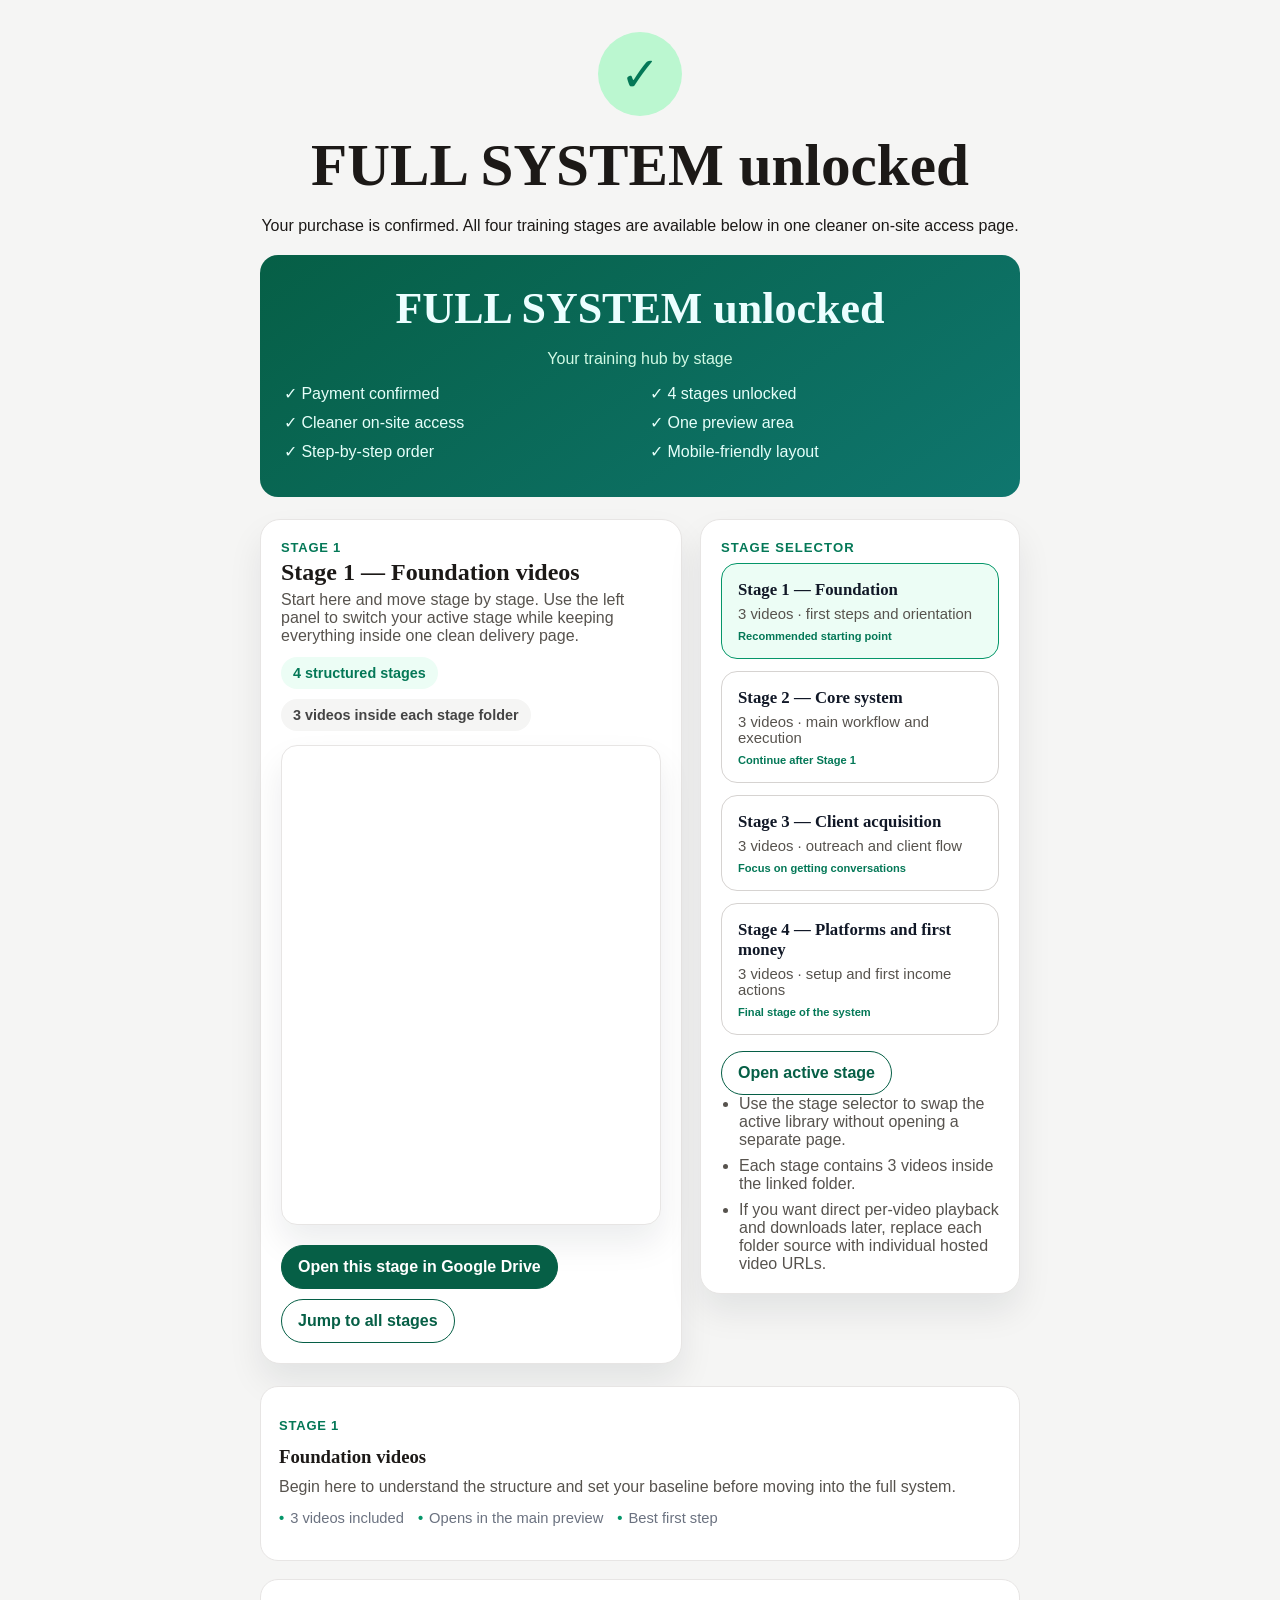
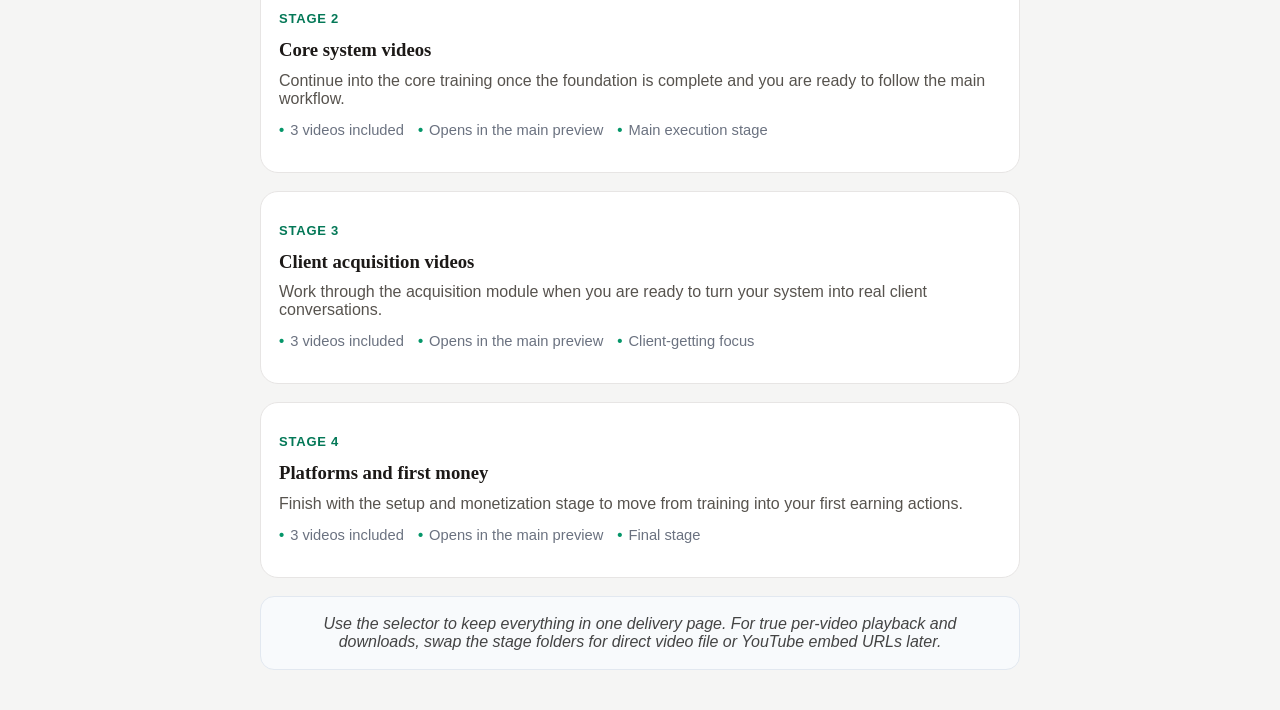
<file: docs/thank-you-basic/index.html>
<!doctype html>
<html lang="en">
  <head>
    <meta charset="UTF-8" />
    <meta name="viewport" content="width=device-width, initial-scale=1.0" />
    <title>FULL SYSTEM unlocked</title>
    <link rel="stylesheet" href="../style.css" />
  </head>
  <body>
    <section class="thankyou-screen delivery-page force-visible">
      <div class="thankyou-shell">
        <div class="thankyou-header">
          <div class="checkmark">✓</div>
          <h1>FULL SYSTEM unlocked</h1>
          <p>Your purchase is confirmed. All four training stages are available below in one cleaner on-site access page.</p>
        </div>
        <section class="offer-panel">
          <h3>FULL SYSTEM unlocked</h3>
          <p class="offer-subtitle">Your training hub by stage</p>
          <div class="offer-grid">
            <p>✓ Payment confirmed</p>
            <p>✓ 4 stages unlocked</p>
            <p>✓ Cleaner on-site access</p>
            <p>✓ One preview area</p>
            <p>✓ Step-by-step order</p>
            <p>✓ Mobile-friendly layout</p>
          </div>
        </section>

        <section class="delivery-player" aria-label="Course delivery player">
          <article class="delivery-player-main">
            <div class="delivery-player-copy">
              <div>
                <p id="stage-pill" class="pill green">STAGE 1</p>
                <h2 id="stage-title">Stage 1 — Foundation videos</h2>
                <p id="stage-description">Start here and move stage by stage. Use the left panel to switch your active stage while keeping everything inside one clean delivery page.</p>
                <div class="delivery-player-badges">
                  <span>4 structured stages</span>
                  <span class="alt">3 videos inside each stage folder</span>
                </div>
              </div>
            </div>
            <iframe id="delivery-frame" class="delivery-frame" loading="lazy" sandbox="allow-scripts allow-same-origin allow-downloads" referrerpolicy="no-referrer" src="https://drive.google.com/embeddedfolderview?id=1D6sLlrACWMWc-Dl_jWo4kUqc7Sm7tX0b#grid" title="Stage 1 — Foundation videos"></iframe>
            <div class="delivery-player-actions">
              <a id="stage-open-link" class="delivery-link-btn" href="https://drive.google.com/drive/folders/1D6sLlrACWMWc-Dl_jWo4kUqc7Sm7tX0b" target="_blank" rel="noopener noreferrer">Open this stage in Google Drive</a>
              <a class="delivery-link-btn secondary" href="#stage-library">Jump to all stages</a>
            </div>
          </article>
          <aside class="delivery-player-sidebar">
            <p class="delivery-stage-label">STAGE SELECTOR</p>
            <div class="delivery-stage-list" id="stage-list">
              <button class="delivery-stage-button active" type="button" data-stage="1" data-title="Stage 1 — Foundation videos" data-description="Start here and build your base before moving to the more advanced system, client acquisition, and monetization stages." data-embed="https://drive.google.com/embeddedfolderview?id=1D6sLlrACWMWc-Dl_jWo4kUqc7Sm7tX0b#grid" data-open="https://drive.google.com/drive/folders/1D6sLlrACWMWc-Dl_jWo4kUqc7Sm7tX0b">
                <strong>Stage 1 — Foundation</strong>
                <span>3 videos · first steps and orientation</span>
                <small>Recommended starting point</small>
              </button>
              <button class="delivery-stage-button" type="button" data-stage="2" data-title="Stage 2 — Core system videos" data-description="Move into the main system once you finish the foundation stage. Keep the same on-page preview area while switching stages." data-embed="https://drive.google.com/embeddedfolderview?id=1NfEqahjwJ_0fQ7UZEUbvlqD6RUjCF4hW#grid" data-open="https://drive.google.com/drive/folders/1NfEqahjwJ_0fQ7UZEUbvlqD6RUjCF4hW">
                <strong>Stage 2 — Core system</strong>
                <span>3 videos · main workflow and execution</span>
                <small>Continue after Stage 1</small>
              </button>
              <button class="delivery-stage-button" type="button" data-stage="3" data-title="Stage 3 — Client acquisition videos" data-description="Use this stage when you are ready to focus on finding clients and turning the system into real outreach and conversations." data-embed="https://drive.google.com/embeddedfolderview?id=1vJ8aOA7x7k_K-yqO4_jXo14QbbCo2UPz#grid" data-open="https://drive.google.com/drive/folders/1vJ8aOA7x7k_K-yqO4_jXo14QbbCo2UPz">
                <strong>Stage 3 — Client acquisition</strong>
                <span>3 videos · outreach and client flow</span>
                <small>Focus on getting conversations</small>
              </button>
              <button class="delivery-stage-button" type="button" data-stage="4" data-title="Stage 4 — Platforms and first money" data-description="Finish with platform setup and first revenue actions. This stage is designed as the final step after the earlier training sequence." data-embed="https://drive.google.com/embeddedfolderview?id=1jZTig8PkvGbXLtCZQPUQ_hr5BBGTRgtl#grid" data-open="https://drive.google.com/drive/folders/1jZTig8PkvGbXLtCZQPUQ_hr5BBGTRgtl">
                <strong>Stage 4 — Platforms and first money</strong>
                <span>3 videos · setup and first income actions</span>
                <small>Final stage of the system</small>
              </button>
            </div>
            <div class="delivery-player-actions">
              <a id="sidebar-open-link" class="delivery-link-btn secondary" href="https://drive.google.com/drive/folders/1D6sLlrACWMWc-Dl_jWo4kUqc7Sm7tX0b" target="_blank" rel="noopener noreferrer">Open active stage</a>
            </div>
            <ul class="delivery-tips">
              <li>Use the stage selector to swap the active library without opening a separate page.</li>
              <li>Each stage contains 3 videos inside the linked folder.</li>
              <li>If you want direct per-video playback and downloads later, replace each folder source with individual hosted video URLs.</li>
            </ul>
          </aside>
        </section>

        <section id="stage-library" class="delivery-library delivery-library-grid">
          <article class="delivery-card">
            <div class="delivery-card-head">
              <div>
                <p class="pill green">STAGE 1</p>
                <h3>Foundation videos</h3>
              </div>
            </div>
            <p class="delivery-note">Begin here to understand the structure and set your baseline before moving into the full system.</p>
            <div class="delivery-stage-meta"><span>3 videos included</span><span>Opens in the main preview</span><span>Best first step</span></div>
          </article>
          <article class="delivery-card">
            <div class="delivery-card-head">
              <div>
                <p class="pill green">STAGE 2</p>
                <h3>Core system videos</h3>
              </div>
            </div>
            <p class="delivery-note">Continue into the core training once the foundation is complete and you are ready to follow the main workflow.</p>
            <div class="delivery-stage-meta"><span>3 videos included</span><span>Opens in the main preview</span><span>Main execution stage</span></div>
          </article>
          <article class="delivery-card">
            <div class="delivery-card-head">
              <div>
                <p class="pill green">STAGE 3</p>
                <h3>Client acquisition videos</h3>
              </div>
            </div>
            <p class="delivery-note">Work through the acquisition module when you are ready to turn your system into real client conversations.</p>
            <div class="delivery-stage-meta"><span>3 videos included</span><span>Opens in the main preview</span><span>Client-getting focus</span></div>
          </article>
          <article class="delivery-card">
            <div class="delivery-card-head">
              <div>
                <p class="pill green">STAGE 4</p>
                <h3>Platforms and first money</h3>
              </div>
            </div>
            <p class="delivery-note">Finish with the setup and monetization stage to move from training into your first earning actions.</p>
            <div class="delivery-stage-meta"><span>3 videos included</span><span>Opens in the main preview</span><span>Final stage</span></div>
          </article>
        </section>

        <blockquote class="quote-card">Use the selector to keep everything in one delivery page. For true per-video playback and downloads, swap the stage folders for direct video file or YouTube embed URLs later.</blockquote>
      </div>
    </section>
    <script>
      const buttons = Array.from(document.querySelectorAll('.delivery-stage-button'));
      const frame = document.getElementById('delivery-frame');
      const pill = document.getElementById('stage-pill');
      const title = document.getElementById('stage-title');
      const description = document.getElementById('stage-description');
      const openLink = document.getElementById('stage-open-link');
      const sidebarOpenLink = document.getElementById('sidebar-open-link');

      const activateStage = (button) => {
        buttons.forEach((item) => item.classList.toggle('active', item === button));
        pill.textContent = `STAGE ${button.dataset.stage}`;
        title.textContent = button.dataset.title;
        description.textContent = button.dataset.description;
        frame.src = button.dataset.embed;
        frame.title = button.dataset.title;
        openLink.href = button.dataset.open;
        sidebarOpenLink.href = button.dataset.open;
      };

      buttons.forEach((button) => {
        button.addEventListener('click', () => activateStage(button));
      });
    </script>
  </body>
</html>
</file>
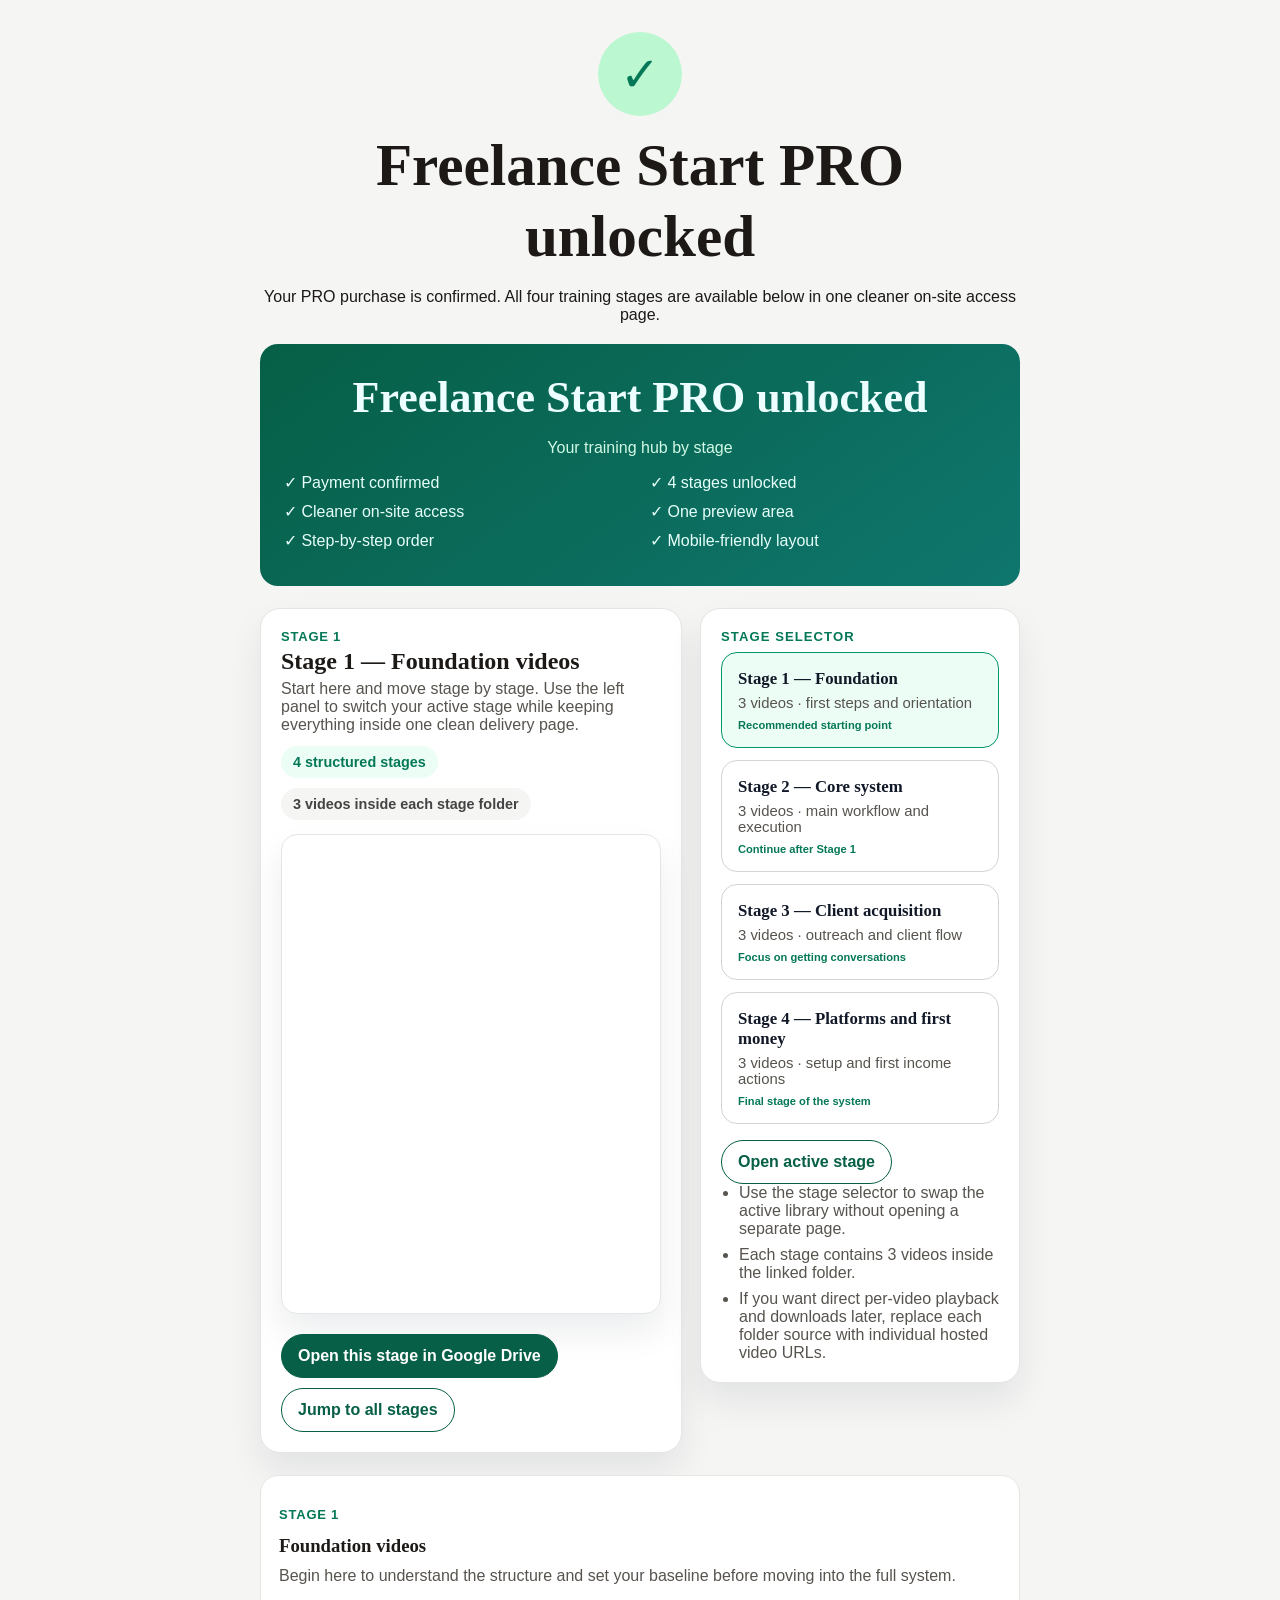
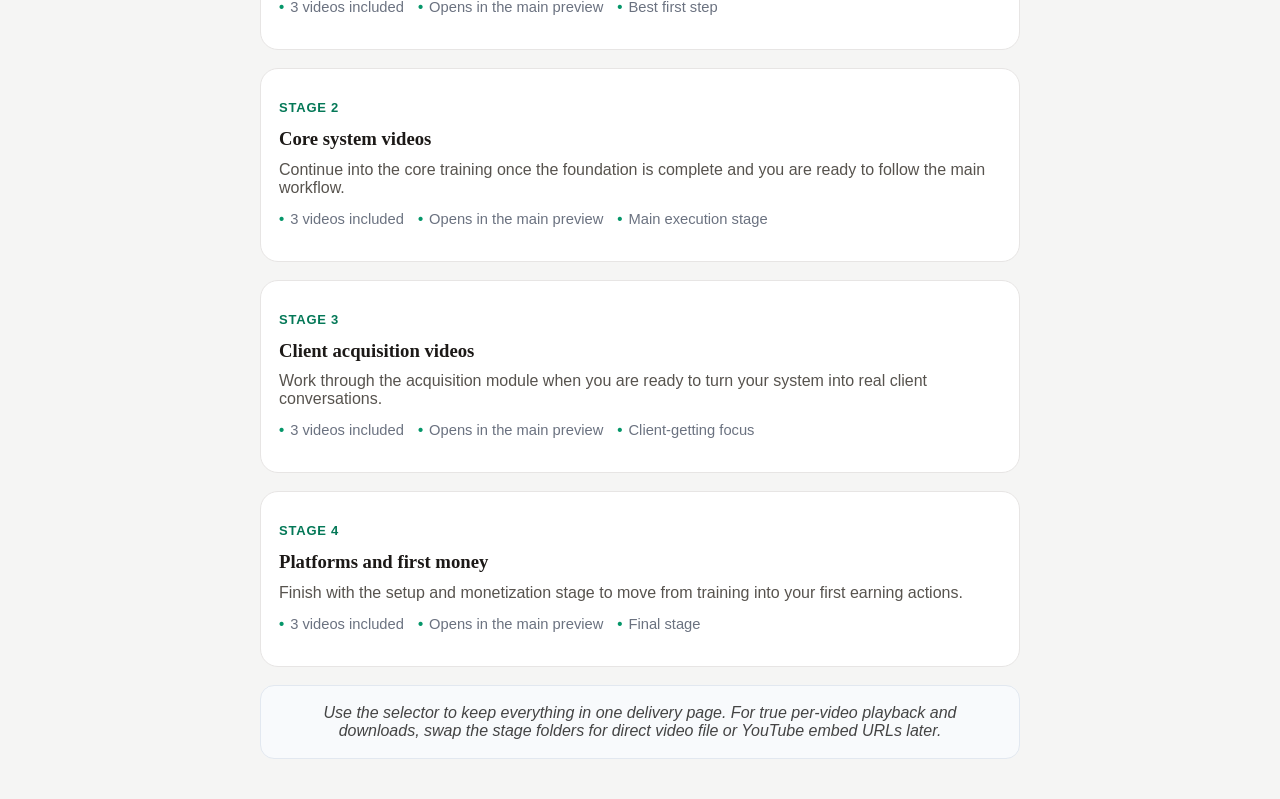
<file: docs/thank-you-pro/index.html>
<!doctype html>
<html lang="en">
  <head>
    <meta charset="UTF-8" />
    <meta name="viewport" content="width=device-width, initial-scale=1.0" />
    <title>Freelance Start PRO unlocked</title>
    <link rel="stylesheet" href="../style.css" />
  </head>
  <body>
    <section class="thankyou-screen delivery-page force-visible">
      <div class="thankyou-shell">
        <div class="thankyou-header">
          <div class="checkmark">✓</div>
          <h1>Freelance Start PRO unlocked</h1>
          <p>Your PRO purchase is confirmed. All four training stages are available below in one cleaner on-site access page.</p>
        </div>
        <section class="offer-panel">
          <h3>Freelance Start PRO unlocked</h3>
          <p class="offer-subtitle">Your training hub by stage</p>
          <div class="offer-grid">
            <p>✓ Payment confirmed</p>
            <p>✓ 4 stages unlocked</p>
            <p>✓ Cleaner on-site access</p>
            <p>✓ One preview area</p>
            <p>✓ Step-by-step order</p>
            <p>✓ Mobile-friendly layout</p>
          </div>
        </section>

        <section class="delivery-player" aria-label="Course delivery player">
          <article class="delivery-player-main">
            <div class="delivery-player-copy">
              <div>
                <p id="stage-pill" class="pill green">STAGE 1</p>
                <h2 id="stage-title">Stage 1 — Foundation videos</h2>
                <p id="stage-description">Start here and move stage by stage. Use the left panel to switch your active stage while keeping everything inside one clean delivery page.</p>
                <div class="delivery-player-badges">
                  <span>4 structured stages</span>
                  <span class="alt">3 videos inside each stage folder</span>
                </div>
              </div>
            </div>
            <iframe id="delivery-frame" class="delivery-frame" loading="lazy" sandbox="allow-scripts allow-same-origin allow-downloads" referrerpolicy="no-referrer" src="https://drive.google.com/embeddedfolderview?id=1D6sLlrACWMWc-Dl_jWo4kUqc7Sm7tX0b#grid" title="Stage 1 — Foundation videos"></iframe>
            <div class="delivery-player-actions">
              <a id="stage-open-link" class="delivery-link-btn" href="https://drive.google.com/drive/folders/1D6sLlrACWMWc-Dl_jWo4kUqc7Sm7tX0b" target="_blank" rel="noopener noreferrer">Open this stage in Google Drive</a>
              <a class="delivery-link-btn secondary" href="#stage-library">Jump to all stages</a>
            </div>
          </article>
          <aside class="delivery-player-sidebar">
            <p class="delivery-stage-label">STAGE SELECTOR</p>
            <div class="delivery-stage-list" id="stage-list">
              <button class="delivery-stage-button active" type="button" data-stage="1" data-title="Stage 1 — Foundation videos" data-description="Start here and build your base before moving to the more advanced system, client acquisition, and monetization stages." data-embed="https://drive.google.com/embeddedfolderview?id=1D6sLlrACWMWc-Dl_jWo4kUqc7Sm7tX0b#grid" data-open="https://drive.google.com/drive/folders/1D6sLlrACWMWc-Dl_jWo4kUqc7Sm7tX0b">
                <strong>Stage 1 — Foundation</strong>
                <span>3 videos · first steps and orientation</span>
                <small>Recommended starting point</small>
              </button>
              <button class="delivery-stage-button" type="button" data-stage="2" data-title="Stage 2 — Core system videos" data-description="Move into the main system once you finish the foundation stage. Keep the same on-page preview area while switching stages." data-embed="https://drive.google.com/embeddedfolderview?id=1NfEqahjwJ_0fQ7UZEUbvlqD6RUjCF4hW#grid" data-open="https://drive.google.com/drive/folders/1NfEqahjwJ_0fQ7UZEUbvlqD6RUjCF4hW">
                <strong>Stage 2 — Core system</strong>
                <span>3 videos · main workflow and execution</span>
                <small>Continue after Stage 1</small>
              </button>
              <button class="delivery-stage-button" type="button" data-stage="3" data-title="Stage 3 — Client acquisition videos" data-description="Use this stage when you are ready to focus on finding clients and turning the system into real outreach and conversations." data-embed="https://drive.google.com/embeddedfolderview?id=1vJ8aOA7x7k_K-yqO4_jXo14QbbCo2UPz#grid" data-open="https://drive.google.com/drive/folders/1vJ8aOA7x7k_K-yqO4_jXo14QbbCo2UPz">
                <strong>Stage 3 — Client acquisition</strong>
                <span>3 videos · outreach and client flow</span>
                <small>Focus on getting conversations</small>
              </button>
              <button class="delivery-stage-button" type="button" data-stage="4" data-title="Stage 4 — Platforms and first money" data-description="Finish with platform setup and first revenue actions. This stage is designed as the final step after the earlier training sequence." data-embed="https://drive.google.com/embeddedfolderview?id=1jZTig8PkvGbXLtCZQPUQ_hr5BBGTRgtl#grid" data-open="https://drive.google.com/drive/folders/1jZTig8PkvGbXLtCZQPUQ_hr5BBGTRgtl">
                <strong>Stage 4 — Platforms and first money</strong>
                <span>3 videos · setup and first income actions</span>
                <small>Final stage of the system</small>
              </button>
            </div>
            <div class="delivery-player-actions">
              <a id="sidebar-open-link" class="delivery-link-btn secondary" href="https://drive.google.com/drive/folders/1D6sLlrACWMWc-Dl_jWo4kUqc7Sm7tX0b" target="_blank" rel="noopener noreferrer">Open active stage</a>
            </div>
            <ul class="delivery-tips">
              <li>Use the stage selector to swap the active library without opening a separate page.</li>
              <li>Each stage contains 3 videos inside the linked folder.</li>
              <li>If you want direct per-video playback and downloads later, replace each folder source with individual hosted video URLs.</li>
            </ul>
          </aside>
        </section>

        <section id="stage-library" class="delivery-library delivery-library-grid">
          <article class="delivery-card">
            <div class="delivery-card-head">
              <div>
                <p class="pill green">STAGE 1</p>
                <h3>Foundation videos</h3>
              </div>
            </div>
            <p class="delivery-note">Begin here to understand the structure and set your baseline before moving into the full system.</p>
            <div class="delivery-stage-meta"><span>3 videos included</span><span>Opens in the main preview</span><span>Best first step</span></div>
          </article>
          <article class="delivery-card">
            <div class="delivery-card-head">
              <div>
                <p class="pill green">STAGE 2</p>
                <h3>Core system videos</h3>
              </div>
            </div>
            <p class="delivery-note">Continue into the core training once the foundation is complete and you are ready to follow the main workflow.</p>
            <div class="delivery-stage-meta"><span>3 videos included</span><span>Opens in the main preview</span><span>Main execution stage</span></div>
          </article>
          <article class="delivery-card">
            <div class="delivery-card-head">
              <div>
                <p class="pill green">STAGE 3</p>
                <h3>Client acquisition videos</h3>
              </div>
            </div>
            <p class="delivery-note">Work through the acquisition module when you are ready to turn your system into real client conversations.</p>
            <div class="delivery-stage-meta"><span>3 videos included</span><span>Opens in the main preview</span><span>Client-getting focus</span></div>
          </article>
          <article class="delivery-card">
            <div class="delivery-card-head">
              <div>
                <p class="pill green">STAGE 4</p>
                <h3>Platforms and first money</h3>
              </div>
            </div>
            <p class="delivery-note">Finish with the setup and monetization stage to move from training into your first earning actions.</p>
            <div class="delivery-stage-meta"><span>3 videos included</span><span>Opens in the main preview</span><span>Final stage</span></div>
          </article>
        </section>

        <blockquote class="quote-card">Use the selector to keep everything in one delivery page. For true per-video playback and downloads, swap the stage folders for direct video file or YouTube embed URLs later.</blockquote>
      </div>
    </section>
    <script>
      const buttons = Array.from(document.querySelectorAll('.delivery-stage-button'));
      const frame = document.getElementById('delivery-frame');
      const pill = document.getElementById('stage-pill');
      const title = document.getElementById('stage-title');
      const description = document.getElementById('stage-description');
      const openLink = document.getElementById('stage-open-link');
      const sidebarOpenLink = document.getElementById('sidebar-open-link');

      const activateStage = (button) => {
        buttons.forEach((item) => item.classList.toggle('active', item === button));
        pill.textContent = `STAGE ${button.dataset.stage}`;
        title.textContent = button.dataset.title;
        description.textContent = button.dataset.description;
        frame.src = button.dataset.embed;
        frame.title = button.dataset.title;
        openLink.href = button.dataset.open;
        sidebarOpenLink.href = button.dataset.open;
      };

      buttons.forEach((button) => {
        button.addEventListener('click', () => activateStage(button));
      });
    </script>
  </body>
</html>
</file>
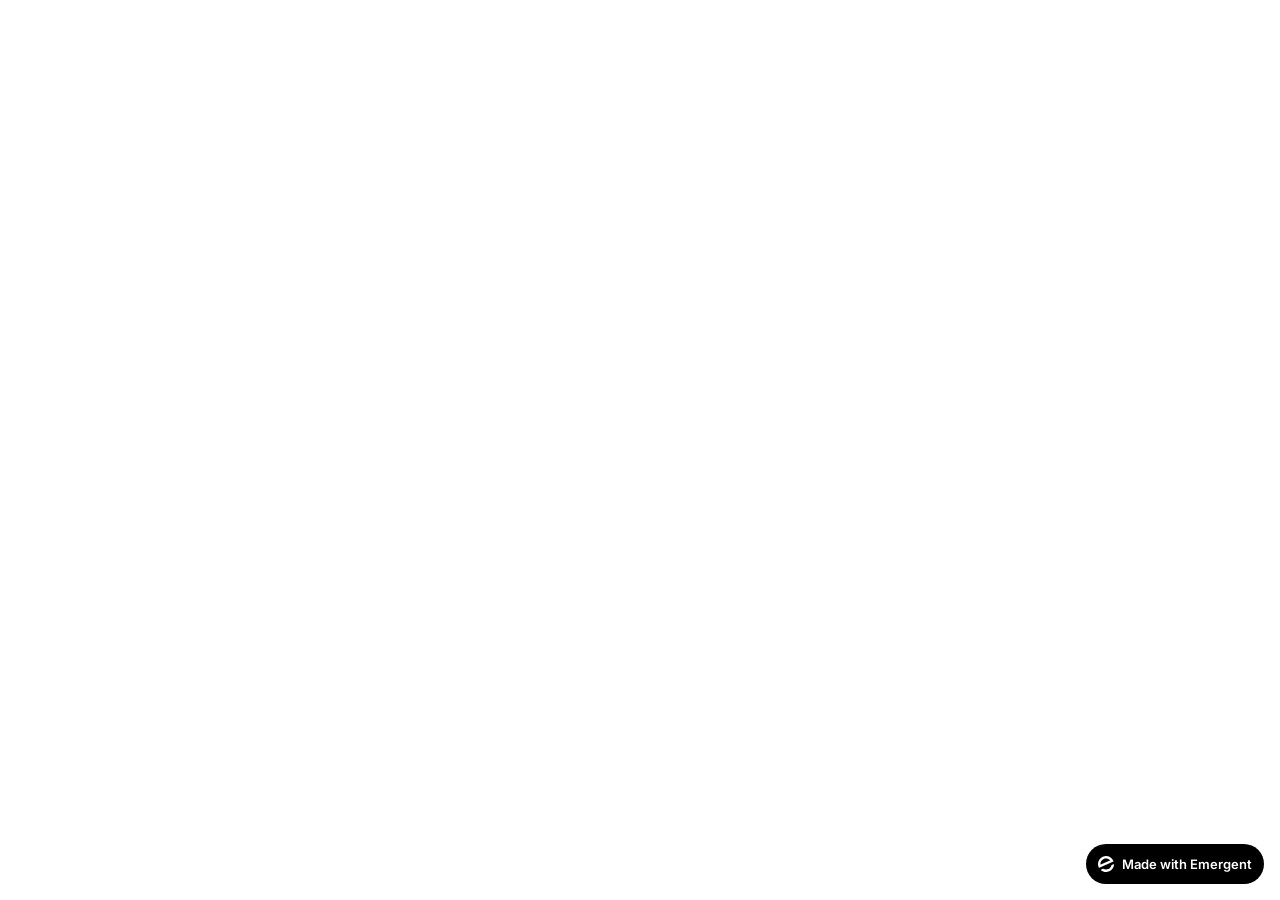
<file: frontend/public/index.html>
<!doctype html>
<html lang="en">
    <head>
        <meta charset="utf-8" />
        <meta name="viewport" content="width=device-width, initial-scale=1" />
        <meta name="theme-color" content="#000000" />
        <meta name="description" content="A product of emergent.sh" />
        <link rel="preconnect" href="https://fonts.googleapis.com" />
        <link rel="preconnect" href="https://fonts.gstatic.com" crossorigin />
        <link href="https://fonts.googleapis.com/css2?family=Inter:wght@600&display=swap" rel="stylesheet" />
        <!--
        manifest.json provides metadata used when your web app is installed on a
        user's mobile device or desktop. See https://developers.google.com/web/fundamentals/web-app-manifest/
        -->
        <!--
        Notice the use of %PUBLIC_URL% in the tags above.
        It will be replaced with the URL of the `public` folder during the build.
        Only files inside the `public` folder can be referenced from the HTML.

        Unlike "/favicon.ico" or "favicon.ico", "%PUBLIC_URL%/favicon.ico" will
        work correctly both with client-side routing and a non-root public URL.
        Learn how to configure a non-root public URL by running `npm run build`.
        -->
        <title>Emergent | Fullstack App</title>
        <script>window.addEventListener("error",function(e){if(e.error instanceof DOMException&&e.error.name==="DataCloneError"&&e.message&&e.message.includes("PerformanceServerTiming")){e.stopImmediatePropagation();e.preventDefault()}},true);</script>
        <script src="https://assets.emergent.sh/scripts/emergent-main.js"></script>
        <!--
        These two scripts have been added for the Visual Edits, please do not edit or remove them
        -->
        <script>
            // Only load visual edit scripts when inside an iframe
            if (window.self !== window.top) {
                // Load debug monitor script
                var debugMonitorScript = document.createElement('script');
                debugMonitorScript.src = 'https://assets.emergent.sh/scripts/debug-monitor.js';
                document.head.appendChild(debugMonitorScript);

                // Configure Tailwind
                window.tailwind = window.tailwind || {};
                tailwind.config = {
                    corePlugins: { preflight: false },
                };

                // Load Tailwind CDN
                var tailwindScript = document.createElement('script');
                tailwindScript.src = 'https://cdn.tailwindcss.com';
                document.head.appendChild(tailwindScript);
            }
        </script>
    </head>
    <body>
        <noscript>You need to enable JavaScript to run this app.</noscript>
        <div id="root"></div>
        <!--
      This HTML file is a template.
      If you open it directly in the browser, you will see an empty page.

      You can add webfonts, meta tags, or analytics to this file.
      The build step will place the bundled scripts into the <body> tag.

      To begin the development, run `npm start` or `yarn start`.
      To create a production bundle, use `npm run build` or `yarn build`.
    -->
        <a
            id="emergent-badge"
            target="_blank"
            href="https://app.emergent.sh/?utm_source=emergent-badge"
            style="
                display: inline-flex !important;
                box-sizing: border-box;
                width: 178px;
                height: 40px;
                padding: 8px 12px 8px 12px;
                align-items: center !important;
                gap: 8px;
                border-radius: 50px !important;
                background: #000 !important;
                position: fixed !important;
                bottom: 16px;
                right: 16px;
                text-decoration: none;
                font-family: -apple-system, BlinkMacSystemFont,
                    &quot;Segoe UI&quot;, Roboto, Oxygen, Ubuntu, Cantarell,
                    &quot;Open Sans&quot;, &quot;Helvetica Neue&quot;,
                    sans-serif !important;
                font-size: 12px !important;
                z-index: 9999 !important;
            "
        >
            <svg xmlns="http://www.w3.org/2000/svg" width="16" height="16" viewBox="0 0 16 16" fill="none">
                <path d="M15.5702 8.13142C15.7729 8.0412 16.0007 8.18878 15.9892 8.4103C15.8374 11.3192 14.0965 14.0405 11.2531 15.3065C8.40964 16.5725 5.2224 16.0453 2.95912 14.2117C2.78676 14.072 2.82955 13.804 3.03219 13.7137L4.95677 12.8568C5.04866 12.8159 5.15446 12.823 5.24204 12.8725C6.73377 13.7153 8.59176 13.8649 10.2772 13.1145C11.9626 12.3641 13.0947 10.8833 13.4665 9.21075C13.4883 9.11256 13.5539 9.02918 13.6457 8.98827L15.5702 8.13142Z" fill="white"/>
                <path fill-rule="evenodd" clip-rule="evenodd" d="M15.3066 4.74698L15.5067 5.19653C15.5759 5.35178 15.5061 5.53366 15.3508 5.60278L1.29992 11.8586C1.14467 11.9278 0.962794 11.8579 0.893675 11.7027L0.701732 11.2716L0.693457 11.2531C-1.10317 7.21778 0.711626 2.49007 4.74692 0.693443C8.78221 -1.10318 13.51 0.711693 15.3066 4.74698ZM2.82356 8.55367C2.63552 8.63739 2.41991 8.51617 2.40853 8.31065C2.28373 6.05724 3.53858 3.85787 5.72286 2.88536C7.90715 1.91286 10.3813 2.45199 11.9724 4.05256C12.1175 4.19854 12.0633 4.43988 11.8753 4.5236L2.82356 8.55367Z" fill="white"/>
            </svg>
            <p
                style="
                    color: #FFF !important;
                    font-family: 'Inter', sans-serif !important;
                    font-size: 13px !important;
                    font-style: normal !important;
                    font-weight: 600 !important;
                    line-height: 20px !important;
                    margin: 0 !important;
                    white-space: nowrap !important;
                "
            >
                Made with Emergent
            </p>
        </a>
        <script>
            !(function (t, e) {
                var o, n, p, r;
                e.__SV ||
                    ((window.posthog = e),
                    (e._i = []),
                    (e.init = function (i, s, a) {
                        function g(t, e) {
                            var o = e.split(".");
                            2 == o.length && ((t = t[o[0]]), (e = o[1])),
                                (t[e] = function () {
                                    t.push(
                                        [e].concat(
                                            Array.prototype.slice.call(
                                                arguments,
                                                0,
                                            ),
                                        ),
                                    );
                                });
                        }
                        ((p = t.createElement("script")).type =
                            "text/javascript"),
                            (p.crossOrigin = "anonymous"),
                            (p.async = !0),
                            (p.src =
                                s.api_host.replace(
                                    ".i.posthog.com",
                                    "-assets.i.posthog.com",
                                ) + "/static/array.js"),
                            (r =
                                t.getElementsByTagName(
                                    "script",
                                )[0]).parentNode.insertBefore(p, r);
                        var u = e;
                        for (
                            void 0 !== a ? (u = e[a] = []) : (a = "posthog"),
                                u.people = u.people || [],
                                u.toString = function (t) {
                                    var e = "posthog";
                                    return (
                                        "posthog" !== a && (e += "." + a),
                                        t || (e += " (stub)"),
                                        e
                                    );
                                },
                                u.people.toString = function () {
                                    return u.toString(1) + ".people (stub)";
                                },
                                o =
                                    "init me ws ys ps bs capture je Di ks register register_once register_for_session unregister unregister_for_session Ps getFeatureFlag getFeatureFlagPayload isFeatureEnabled reloadFeatureFlags updateEarlyAccessFeatureEnrollment getEarlyAccessFeatures on onFeatureFlags onSurveysLoaded onSessionId getSurveys getActiveMatchingSurveys renderSurvey canRenderSurvey canRenderSurveyAsync identify setPersonProperties group resetGroups setPersonPropertiesForFlags resetPersonPropertiesForFlags setGroupPropertiesForFlags resetGroupPropertiesForFlags reset get_distinct_id getGroups get_session_id get_session_replay_url alias set_config startSessionRecording stopSessionRecording sessionRecordingStarted captureException loadToolbar get_property getSessionProperty Es $s createPersonProfile Is opt_in_capturing opt_out_capturing has_opted_in_capturing has_opted_out_capturing clear_opt_in_out_capturing Ss debug xs getPageViewId captureTraceFeedback captureTraceMetric".split(
                                        " ",
                                    ),
                                n = 0;
                            n < o.length;
                            n++
                        )
                            g(u, o[n]);
                        e._i.push([i, s, a]);
                    }),
                    (e.__SV = 1));
            })(document, window.posthog || []);
            posthog.init("phc_xAvL2Iq4tFmANRE7kzbKwaSqp1HJjN7x48s3vr0CMjs", {
                api_host: "https://us.i.posthog.com",
                person_profiles: "identified_only", // or 'always' to create profiles for anonymous users as well,
                session_recording: {
                    recordCrossOriginIframes: true,
                    capturePerformance: false,
                },
            });
        </script>
    </body>
</html>
</file>
<file: docs/style.css>
:root{--bg:#fdfcf8;--text:#1c1917;--muted:#57534e;--card:#fff;--brand:#064e3b;--accent:#059669}
*{box-sizing:border-box}html{scroll-behavior:smooth}body{margin:0;font-family:Arial,sans-serif;background:var(--bg);color:var(--text)}
.container{max-width:1120px;margin:0 auto;padding:0 20px}.section{padding:72px 0}.muted{background:#f5f5f4}
.eyebrow{font-size:12px;letter-spacing:.15em;text-transform:uppercase;color:#78716c}.center{text-align:center;display:block}
h1,h2,h3{font-family:Georgia,serif;line-height:1.2;margin:.2em 0}h1{font-size:clamp(2rem,5vw,3.7rem)}h1 span,h2 span{color:#d97706}.green{color:var(--accent)}
.hero-grid{display:grid;grid-template-columns:1.05fr .95fr;gap:40px;align-items:center}.lead{font-size:1.1rem;color:var(--muted)}
.highlight{background:#ecfdf5;border:1px solid #a7f3d0;padding:12px 14px;border-radius:12px;display:inline-block}
.cta{background:var(--brand);color:#fff;border:0;border-radius:999px;padding:14px 22px;font-size:1rem;cursor:pointer}.cta:hover{opacity:.9}
.proof{display:flex;gap:14px;align-items:center;flex-wrap:wrap;margin-top:20px;color:var(--muted);font-size:.9rem}.avatars{display:flex}.avatars img{width:34px;height:34px;border-radius:50%;border:2px solid #fff;margin-left:-8px}.avatars img:first-child{margin-left:0}
.hero-image-wrap{position:relative;border-radius:24px;overflow:visible}.hero-image{width:100%;border-radius:24px;display:block;min-height:280px;object-fit:cover;box-shadow:0 12px 30px rgba(15,23,42,.14)}.hero-badge{position:absolute;left:20px;bottom:-18px;background:#fff;border:0;border-radius:16px;padding:10px 14px;display:flex;align-items:center;gap:10px;box-shadow:0 10px 24px rgba(2,6,23,.16)}.hero-badge-check{width:34px;height:34px;border-radius:50%;display:grid;place-items:center;background:#d1fae5;color:#047857;font-weight:800;font-family:Arial,sans-serif}.hero-badge-text strong{display:block;font-family:Georgia,serif;font-size:22px;line-height:1;color:#1f2937}.hero-badge-text small{display:block;margin-top:3px;font-size:14px;color:#6b7280;font-family:Arial,sans-serif}
.logo-marquee{display:flex;overflow:hidden;mask-image:linear-gradient(to right,transparent,black 10%,black 90%,transparent);-webkit-mask-image:linear-gradient(to right,transparent,black 10%,black 90%,transparent)}
.logo-track{display:flex;flex-wrap:nowrap;gap:28px;align-items:center;padding-right:28px;flex-shrink:0;animation:scroll-logos 26s linear infinite;min-width:max-content}
.logo-item{width:150px;height:84px;display:flex;align-items:center;justify-content:center;flex:0 0 150px}.logo-track img{max-width:100%;max-height:72px;object-fit:contain;display:block;opacity:1;filter:none}
@keyframes scroll-logos{from{transform:translateX(0)}to{transform:translateX(-100%)}}
.cards{display:grid;gap:18px;margin-top:22px}.cards.three{grid-template-columns:repeat(3,minmax(0,1fr))}.cards.two{grid-template-columns:repeat(2,minmax(0,1fr))}
.card{background:var(--card);border:1px solid #e7e5e4;border-radius:16px;padding:24px}.card p{color:var(--muted)}
.person{display:flex;align-items:center;gap:12px;margin-top:12px;padding-top:12px;border-top:1px solid #eee}.person img{width:42px;height:42px;border-radius:999px;object-fit:cover}.person small{display:block;color:#78716c}
.testimonials .card{transition:opacity .35s ease, transform .35s ease}
.carousel-dots{display:flex;justify-content:center;gap:8px;margin-top:16px}
.carousel-dots button{width:9px;height:9px;border-radius:50%;border:0;background:#c4c4c4;cursor:pointer}
.carousel-dots button.active{background:#059669;width:24px;border-radius:999px}
.carousel-dots button:focus-visible{outline:2px solid #064e3b;outline-offset:2px}
.testimonials.fade-out{opacity:.2;transform:translateY(8px)}
.testimonials.fade-in{opacity:1;transform:translateY(0)}
.testimonials{transition:opacity .35s ease,transform .35s ease}
.testimonials .card{animation:card-pop .35s ease}
@keyframes card-pop{from{opacity:.5;transform:translateY(6px)}to{opacity:1;transform:translateY(0)}}
.logo-marquee:hover .logo-track{animation-play-state:paused}
.testimonials:hover{cursor:pointer}
@media (prefers-reduced-motion: reduce){.testimonials,.testimonials .card{transition:none;animation:none}}

.salary-stats{padding-top:44px;padding-bottom:44px}
.salary-grid{border-top:1px solid #e7e5e4;display:grid;grid-template-columns:repeat(3,minmax(0,1fr));gap:20px;padding-top:34px;text-align:center}
.salary-grid strong{display:block;font-family:Georgia,serif;font-size:clamp(2rem,5vw,4rem);line-height:1.05;color:#111827}
.salary-grid strong.accent{color:#059669}
.salary-grid span{display:block;margin-top:8px;color:#78716c;font-size:clamp(1rem,2vw,2rem)}

.creator{display:grid;grid-template-columns:140px 1fr;gap:24px;align-items:center}.creator img{width:132px;height:132px;border-radius:999px;border:4px solid #d1fae5;object-fit:cover}
.form-wrap{max-width:760px}.form-wrap form{display:grid;gap:12px}.form-wrap label{display:grid;gap:6px;color:#444}.form-wrap input,.form-wrap textarea{padding:12px;border:1px solid #d6d3d1;border-radius:10px;background:#fafaf9}
.status{min-height:1.2em;font-weight:600}.status.success{color:#047857}
.hp-field{position:absolute;left:-10000px;top:auto;width:1px;height:1px;overflow:hidden;opacity:0;pointer-events:none}
.footer{border-top:1px solid #e7e5e4;padding-top:26px;padding-bottom:30px;color:#78716c}
.grain-overlay::before{content:'';position:fixed;inset:0;pointer-events:none;opacity:.03;background-image:url("data:image/svg+xml,%3Csvg viewBox='0 0 256 256' xmlns='http://www.w3.org/2000/svg'%3E%3Cfilter id='n'%3E%3CfeTurbulence type='fractalNoise' baseFrequency='0.9' numOctaves='4' stitchTiles='stitch'/%3E%3C/filter%3E%3Crect width='100%25' height='100%25' filter='url(%23n)'/%3E%3C/svg%3E")}
@media (max-width:900px){.hero-grid,.creator,.cards.three,.cards.two{grid-template-columns:1fr}.logo-track{gap:18px;padding-right:18px}.logo-item{width:104px;height:58px;flex-basis:104px}.logo-track img{max-height:50px}.hero-badge{position:static;margin-top:10px;display:inline-flex}.salary-grid{grid-template-columns:1fr;gap:18px;padding-top:24px}.salary-grid strong{font-size:2.4rem}.salary-grid span{font-size:1.35rem}.section{padding:56px 0}}

.thankyou-screen{display:none;position:fixed;inset:0;background:#f5f5f4;overflow:auto;z-index:40;padding:24px}
body.show-thankyou .thankyou-screen{display:block}
.thankyou-shell{max-width:760px;margin:0 auto;padding-bottom:30px}
.thankyou-header{text-align:center;margin-bottom:20px}
.checkmark{width:84px;height:84px;margin:0 auto 14px;border-radius:50%;background:#bbf7d0;color:#047857;font-size:48px;display:flex;align-items:center;justify-content:center}
.thank-card{background:#fff;border:1px solid #e7e5e4;border-radius:18px;padding:22px;margin-bottom:16px;position:relative}
.thank-card.pro{border:2px solid #065f46;background:linear-gradient(180deg,#ffffff,#f0fdf4)}
.pill{font-size:13px;letter-spacing:.06em;color:#57534e;font-weight:700}.pill.green{color:#047857}
.badge{position:absolute;left:14px;top:-12px;background:#f59e0b;color:#fff;padding:4px 10px;border-radius:999px;font-size:12px;font-weight:700}
.thank-card ul{list-style:none;padding:0;margin:12px 0}.thank-card li{margin:5px 0;color:#1f2937}
.price{display:flex;align-items:baseline;gap:10px}.price s{color:#a8a29e}.price strong{font-size:38px}.price span{color:#059669}
.thank-cta{width:100%;margin-top:10px}
.basic-cta{width:100%;margin-top:10px;background:#111827}
.paypal-inline-checkout{margin-top:12px;padding:14px;border:1px solid #d6d3d1;border-radius:16px;background:#fafaf9}.paypal-inline-checkout.light{background:rgba(255,255,255,.14);border-color:rgba(255,255,255,.22)}.payment-status{min-height:1.2em;margin:0 0 10px;color:#57534e;font-weight:600}.payment-status.success{color:#047857}.payment-status.error{color:#b91c1c}.payment-status.light{color:#ecfeff}.paypal-inline-checkout [data-funding-source]{min-height:44px}
.back-link{display:block;margin:12px auto 0;background:none;border:0;color:#57534e;text-decoration:underline;cursor:pointer}
body.show-thankyou .grain-overlay{display:none}
.offer-panel{background:linear-gradient(145deg,#065f46,#0f766e);color:#ecfeff;border-radius:18px;padding:26px 24px;margin:18px 0}
.offer-panel h3{text-align:center;font-size:44px;line-height:1.1;margin:.1em 0 .25em}
.offer-subtitle{text-align:center;color:#d1fae5;margin-bottom:16px}
.offer-grid{display:grid;grid-template-columns:1fr 1fr;gap:10px 20px;margin:14px 0 10px}
.offer-grid p{margin:0;color:#e6fffa}
.offer-stats{display:flex;justify-content:space-between;padding:16px 0;border-top:1px solid rgba(255,255,255,.15);border-bottom:1px solid rgba(255,255,255,.15);margin-top:10px}
.offer-forever{text-align:center;margin:14px 0 12px;color:#d1fae5}
.offer-btn{width:100%;background:#fff;color:#065f46;border:0;border-radius:999px;padding:16px 18px;font-size:1.1rem;font-weight:700;cursor:pointer}
.offer-guarantee{text-align:center;color:#d1fae5;margin-top:14px}
.results-gallery{margin:18px 0 16px}
.results-gallery-head{text-align:center;margin-bottom:14px}
.results-gallery-head h3{font-size:clamp(1.7rem,4vw,2.6rem);margin-bottom:8px}
.results-gallery-head p:last-child{max-width:560px;margin:0 auto;color:#57534e}
.results-marquee{display:flex;overflow:hidden;gap:16px;padding:6px 0 2px;mask-image:linear-gradient(to right,transparent,black 10%,black 90%,transparent);-webkit-mask-image:linear-gradient(to right,transparent,black 10%,black 90%,transparent)}
.results-track{display:flex;gap:16px;flex-shrink:0;min-width:max-content;animation:scroll-results 26s linear infinite}
.result-shot{position:relative;width:180px;height:220px;flex:0 0 180px;margin:0;border-radius:22px;overflow:hidden;background:#0f172a;box-shadow:0 18px 30px rgba(15,23,42,.18)}
.result-shot.tall{height:260px}
.result-shot.wide{width:260px;flex-basis:260px}
.result-shot img{width:100%;height:100%;display:block;object-fit:cover}
@keyframes scroll-results{from{transform:translateX(0)}to{transform:translateX(calc(-100% - 16px))}}
.quote-card{margin:14px 0 8px;background:#f8fafc;border:1px solid #e2e8f0;border-radius:14px;padding:18px 20px;color:#444;text-align:center;font-style:italic}
.quote-card footer{margin-top:10px;font-style:normal;color:#666}
@media (max-width:900px){.offer-panel h3{font-size:30px}.offer-grid{grid-template-columns:1fr 1fr;gap:8px 12px;font-size:15px}.offer-stats{font-size:15px}.offer-btn{font-size:1rem}.results-track{gap:12px;animation-duration:22s}.result-shot,.result-shot.wide{width:150px;flex-basis:150px}.result-shot{height:188px}.result-shot.tall{height:220px}.result-shot.wide{height:188px}}

.delivery-page{display:block;position:static;min-height:100vh;padding:32px 20px;background:#f5f5f4}.force-visible{display:block}.delivery-page .thankyou-shell{padding-bottom:0}

.delivery-library{display:grid;gap:18px;margin:18px 0}.delivery-card{background:#fff;border:1px solid #e7e5e4;border-radius:18px;padding:20px}.delivery-card-head{display:flex;justify-content:space-between;gap:16px;align-items:flex-start;flex-wrap:wrap}.delivery-card-head h3{margin:.2em 0 0}.delivery-note{color:#57534e;margin:10px 0 14px}.delivery-frame{width:100%;min-height:480px;border:1px solid #e7e5e4;border-radius:16px;background:#fff;box-shadow:0 18px 34px rgba(15,23,42,.08)}@media (max-width:900px){.delivery-frame{min-height:360px}}

.delivery-stage-meta{display:flex;gap:14px;flex-wrap:wrap;margin:0 0 14px;color:#6b7280;font-size:.92rem}.delivery-stage-meta span{display:inline-flex;align-items:center;gap:6px;padding:0;background:transparent;color:#6b7280;font-weight:500;cursor:default;user-select:none}.delivery-stage-meta span::before{content:"•";color:#059669;font-weight:700}

.delivery-player{display:grid;grid-template-columns:minmax(0,1.2fr) minmax(320px,.8fr);gap:18px;align-items:start;margin:22px 0}.delivery-player-main,.delivery-player-sidebar{background:#fff;border:1px solid #e7e5e4;border-radius:20px;padding:20px;box-shadow:0 18px 34px rgba(15,23,42,.08)}.delivery-player-copy{display:flex;justify-content:space-between;gap:16px;align-items:flex-start;flex-wrap:wrap;margin-bottom:14px}.delivery-player-copy h2{margin:.15em 0}.delivery-player-copy p{max-width:620px;color:#57534e;margin:0}.delivery-player-badges{display:flex;gap:10px;flex-wrap:wrap;margin-top:12px}.delivery-player-badges span{display:inline-flex;align-items:center;gap:8px;padding:8px 12px;border-radius:999px;background:#ecfdf5;color:#047857;font-size:.9rem;font-weight:700}.delivery-player-badges span.alt{background:#f5f5f4;color:#444}.delivery-stage-list{display:grid;gap:12px}.delivery-stage-button{width:100%;text-align:left;border:1px solid #d6d3d1;background:#fff;border-radius:16px;padding:16px;cursor:pointer;transition:border-color .2s ease,box-shadow .2s ease,transform .2s ease}.delivery-stage-button:hover,.delivery-stage-button:focus-visible{border-color:#059669;box-shadow:0 10px 24px rgba(5,150,105,.14);transform:translateY(-1px);outline:none}.delivery-stage-button.active{border-color:#059669;background:#ecfdf5}.delivery-stage-button strong{display:block;font-family:Georgia,serif;font-size:1.05rem;color:#111827}.delivery-stage-button span{display:block;color:#57534e;margin-top:6px;font-size:.93rem}.delivery-stage-button small{display:block;color:#047857;margin-top:8px;font-weight:700}.delivery-player-actions{display:flex;gap:10px;flex-wrap:wrap;margin-top:16px}.delivery-link-btn{display:inline-flex;align-items:center;justify-content:center;padding:12px 16px;border-radius:999px;text-decoration:none;font-weight:700;border:1px solid #065f46;background:#065f46;color:#fff}.delivery-link-btn.secondary{background:#fff;color:#065f46}.delivery-link-btn:hover{opacity:.92}.delivery-tips{margin:0;padding-left:18px;color:#57534e;display:grid;gap:8px}.delivery-stage-label{margin:0 0 8px;color:#047857;font-size:.82rem;letter-spacing:.08em;font-weight:700}.delivery-library-grid{display:grid;gap:18px}.delivery-library-grid .delivery-card{padding:18px 18px 20px}@media (max-width:900px){.delivery-player{grid-template-columns:1fr}.delivery-player-copy{display:block}}
</file>
